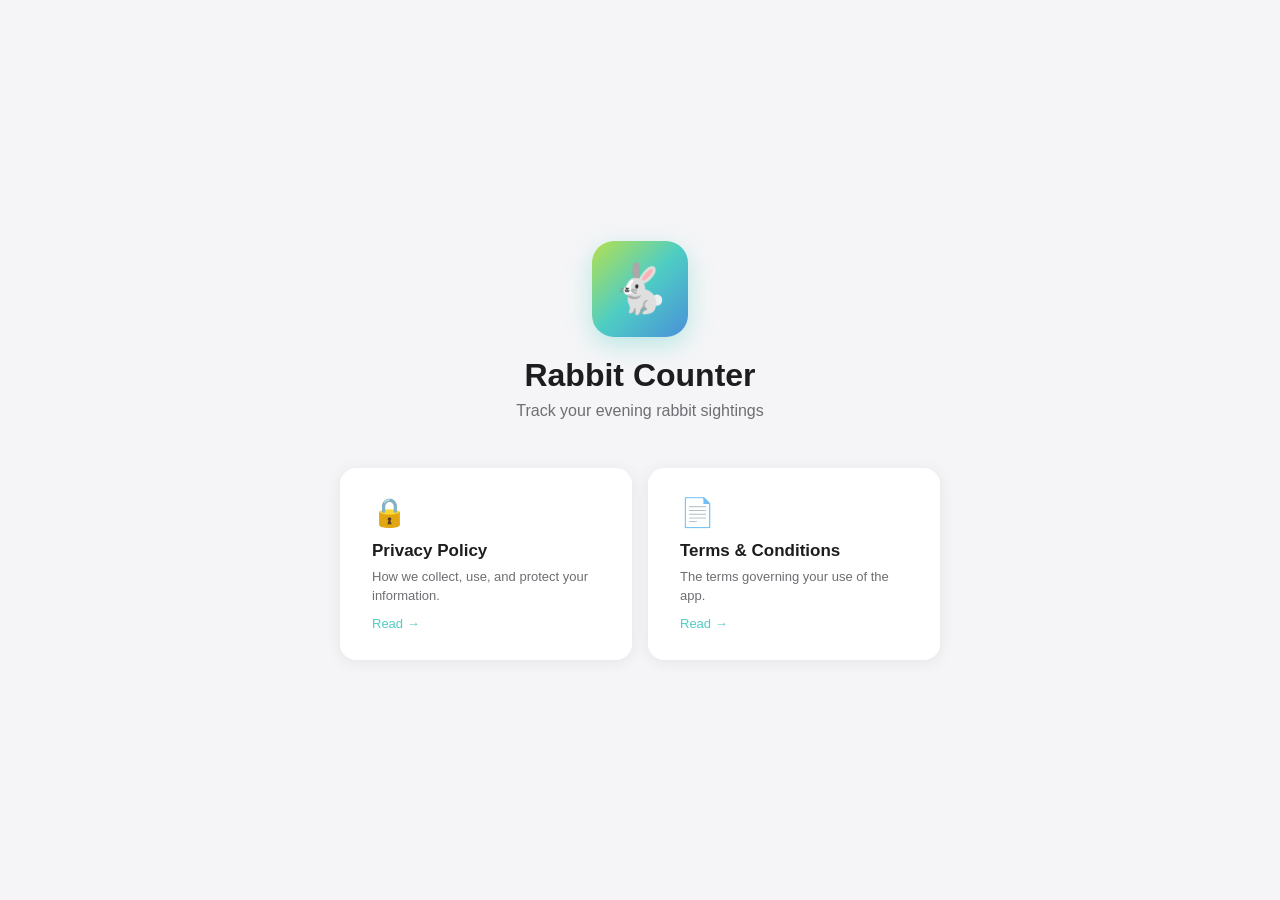
<file: docs/index.html>
<!DOCTYPE html>
<html lang="en">
<head>
  <meta charset="UTF-8">
  <meta name="viewport" content="width=device-width, initial-scale=1.0">
  <title>Rabbit Counter</title>
  <style>
    *, *::before, *::after { box-sizing: border-box; margin: 0; padding: 0; }

    body {
      font-family: -apple-system, BlinkMacSystemFont, "Segoe UI", Roboto, sans-serif;
      background: #f5f5f7;
      color: #1d1d1f;
      min-height: 100vh;
      display: flex;
      flex-direction: column;
      align-items: center;
      justify-content: center;
      padding: 40px 16px;
    }

    .hero {
      text-align: center;
      margin-bottom: 48px;
    }

    .logo {
      width: 96px;
      height: 96px;
      border-radius: 22px;
      background: linear-gradient(135deg, #B5E050 0%, #4ECDC4 50%, #4A90D9 100%);
      display: inline-flex;
      align-items: center;
      justify-content: center;
      font-size: 48px;
      margin-bottom: 20px;
      box-shadow: 0 8px 24px rgba(78,205,196,0.35);
    }

    h1 {
      font-size: 32px;
      font-weight: 700;
      color: #1d1d1f;
      margin-bottom: 8px;
    }

    .subtitle {
      font-size: 16px;
      color: #6e6e73;
    }

    .cards {
      display: flex;
      gap: 16px;
      flex-wrap: wrap;
      justify-content: center;
      max-width: 600px;
      width: 100%;
    }

    .card {
      background: #fff;
      border-radius: 16px;
      padding: 28px 32px;
      flex: 1;
      min-width: 220px;
      box-shadow: 0 2px 16px rgba(0,0,0,0.07);
      text-decoration: none;
      color: inherit;
      transition: transform 0.15s, box-shadow 0.15s;
    }
    .card:hover {
      transform: translateY(-2px);
      box-shadow: 0 6px 24px rgba(0,0,0,0.11);
    }

    .card-icon {
      font-size: 28px;
      margin-bottom: 12px;
    }

    .card h2 {
      font-size: 17px;
      font-weight: 600;
      color: #1d1d1f;
      margin-bottom: 6px;
    }

    .card p {
      font-size: 13px;
      color: #6e6e73;
      line-height: 1.5;
    }

    .arrow {
      display: inline-block;
      color: #4ECDC4;
      font-size: 13px;
      margin-top: 10px;
      font-weight: 500;
    }
  </style>
</head>
<body>
  <div class="hero">
    <div class="logo">🐇</div>
    <h1>Rabbit Counter</h1>
    <p class="subtitle">Track your evening rabbit sightings</p>
  </div>

  <div class="cards">
    <a class="card" href="privacy-policy.html">
      <div class="card-icon">🔒</div>
      <h2>Privacy Policy</h2>
      <p>How we collect, use, and protect your information.</p>
      <div class="arrow">Read →</div>
    </a>
    <a class="card" href="terms.html">
      <div class="card-icon">📄</div>
      <h2>Terms &amp; Conditions</h2>
      <p>The terms governing your use of the app.</p>
      <div class="arrow">Read →</div>
    </a>
  </div>
</body>
</html>
</file>
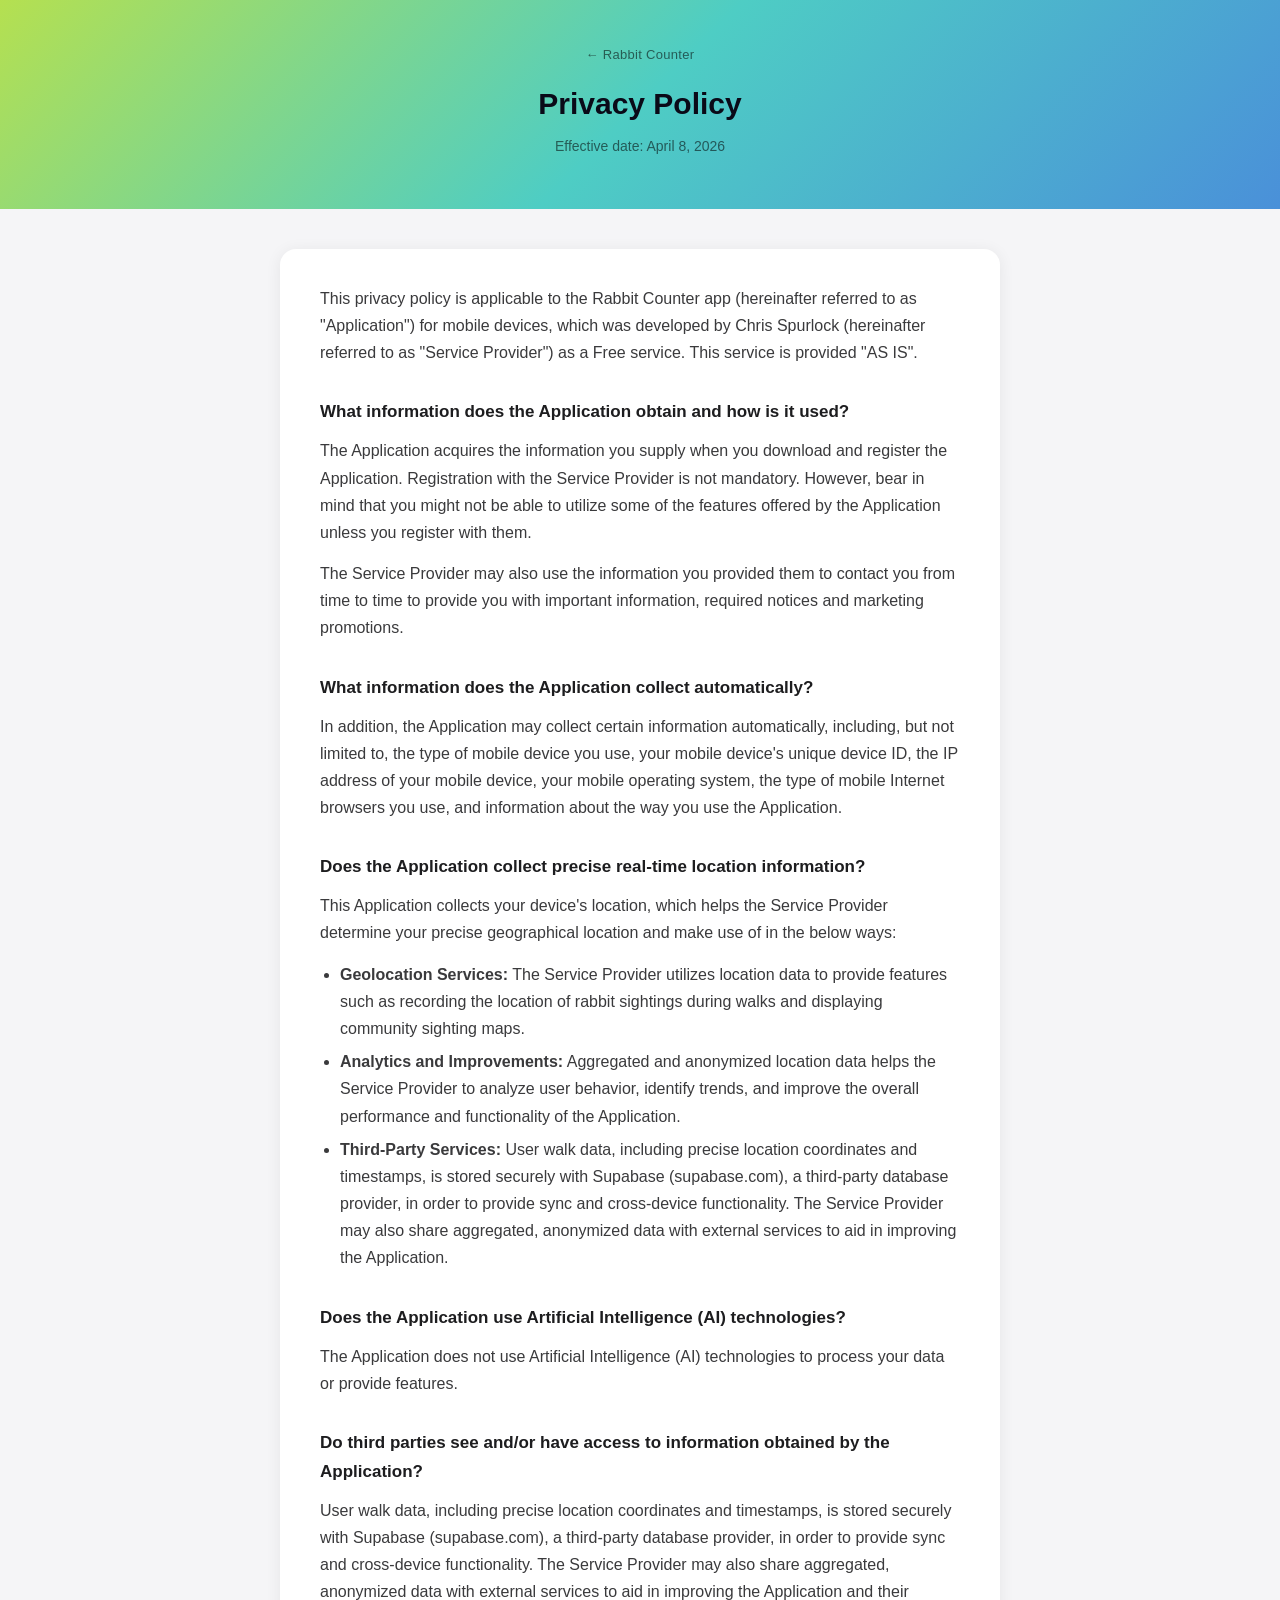
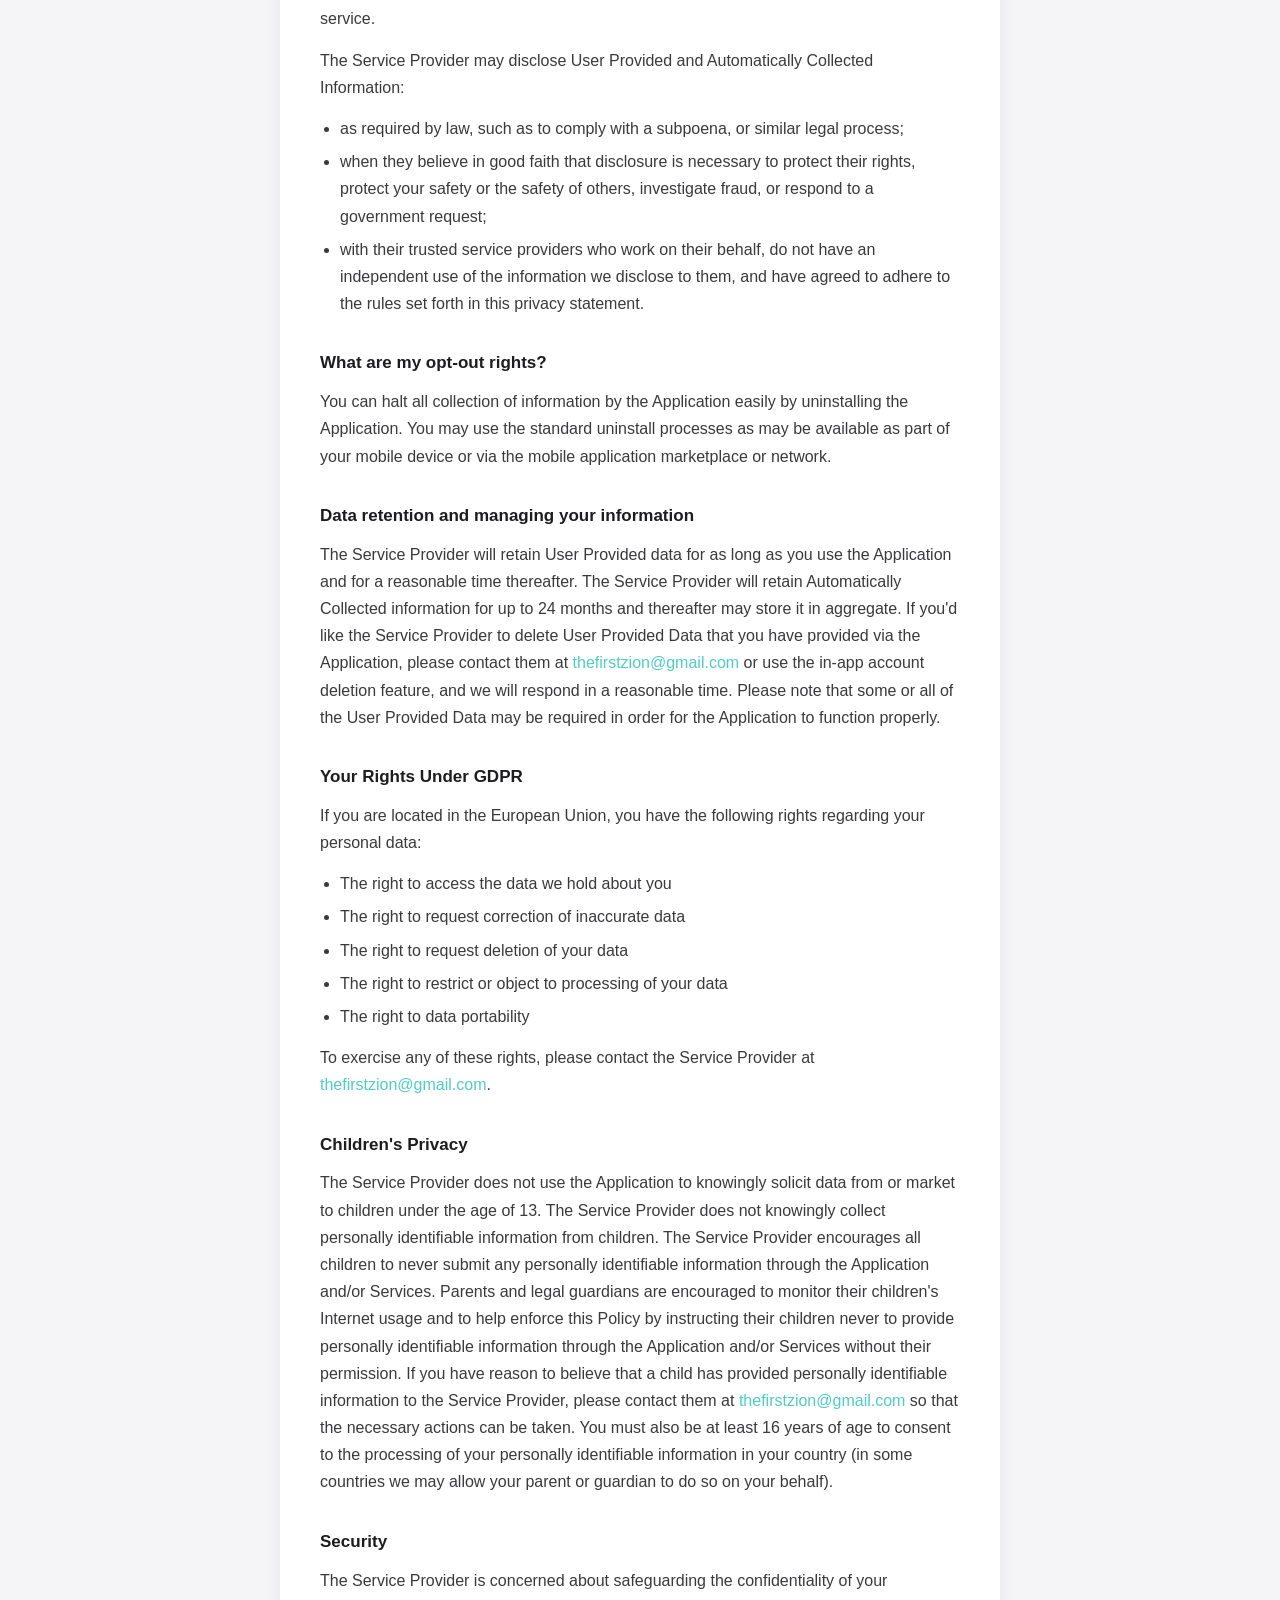
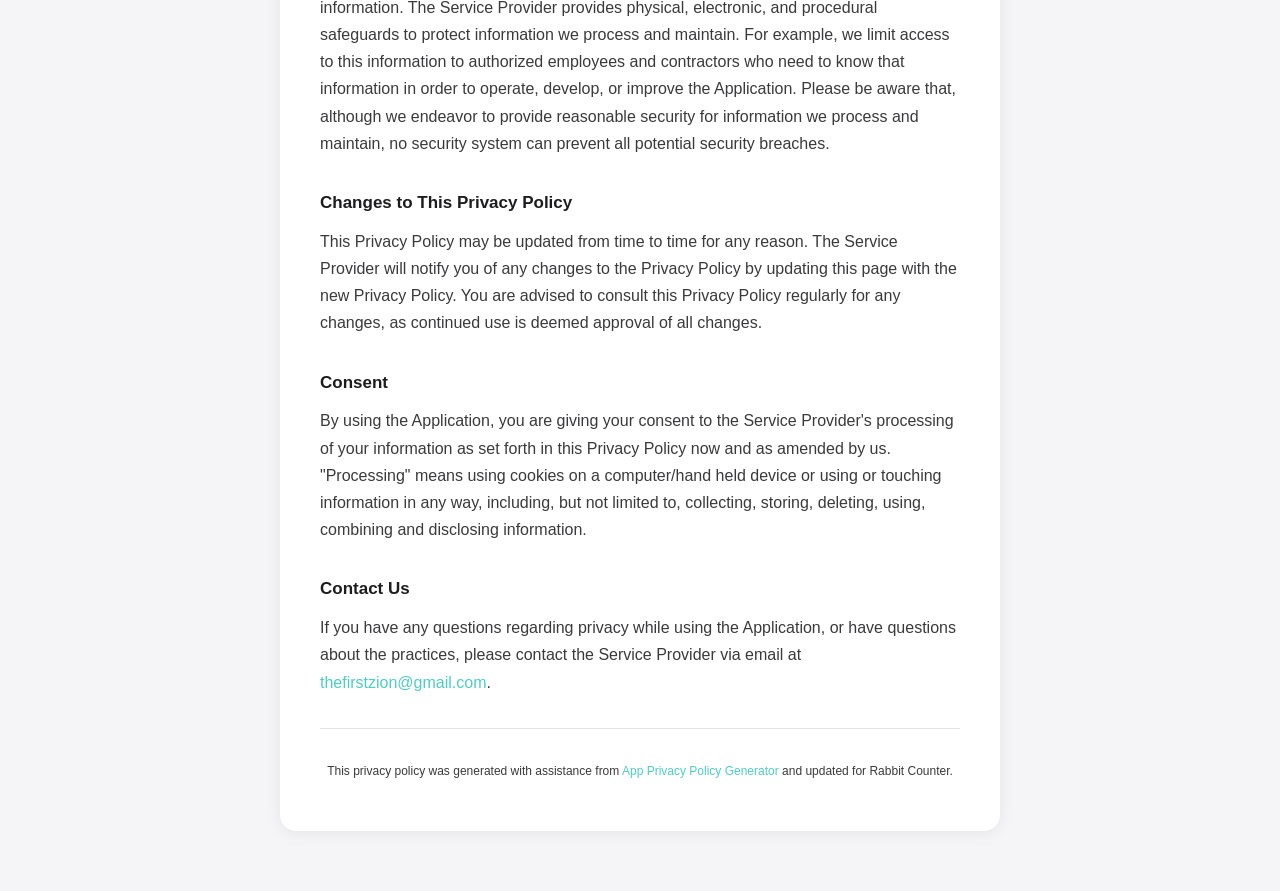
<file: docs/privacy-policy.html>
<!DOCTYPE html>
<html lang="en">
<head>
  <meta charset="UTF-8">
  <meta name="viewport" content="width=device-width, initial-scale=1.0">
  <title>Privacy Policy – Rabbit Counter</title>
  <style>
    *, *::before, *::after { box-sizing: border-box; margin: 0; padding: 0; }

    body {
      font-family: -apple-system, BlinkMacSystemFont, "Segoe UI", Roboto, sans-serif;
      background: #f5f5f7;
      color: #1d1d1f;
      line-height: 1.7;
      padding: 0 16px 60px;
    }

    header {
      background: linear-gradient(135deg, #B5E050 0%, #4ECDC4 50%, #4A90D9 100%);
      padding: 40px 24px 36px;
      text-align: center;
      margin: 0 -16px 40px;
    }
    header a {
      display: inline-block;
      font-size: 13px;
      color: rgba(0,0,0,0.55);
      text-decoration: none;
      margin-bottom: 12px;
      letter-spacing: 0.3px;
    }
    header a:hover { color: rgba(0,0,0,0.8); }
    header h1 {
      font-size: clamp(22px, 5vw, 30px);
      font-weight: 700;
      color: #0a0a18;
    }
    header p {
      margin-top: 6px;
      font-size: 14px;
      color: rgba(0,0,0,0.55);
    }

    .container {
      max-width: 720px;
      margin: 0 auto;
      background: #fff;
      border-radius: 16px;
      padding: 36px 40px;
      box-shadow: 0 2px 16px rgba(0,0,0,0.07);
    }

    @media (max-width: 600px) {
      .container { padding: 24px 20px; }
    }

    h2 {
      font-size: 17px;
      font-weight: 600;
      color: #1d1d1f;
      margin: 32px 0 10px;
    }
    h2:first-child { margin-top: 0; }

    p { margin-bottom: 14px; color: #3a3a3c; }

    ul {
      margin: 8px 0 14px 20px;
      color: #3a3a3c;
    }
    ul li { margin-bottom: 6px; }

    a { color: #4ECDC4; text-decoration: none; }
    a:hover { text-decoration: underline; }

    hr {
      border: none;
      border-top: 1px solid #e5e5ea;
      margin: 32px 0;
    }

    footer {
      text-align: center;
      font-size: 12px;
      color: #8e8e93;
      margin-top: 32px;
    }
  </style>
</head>
<body>
  <header>
    <a href="index.html">← Rabbit Counter</a>
    <h1>Privacy Policy</h1>
    <p>Effective date: April 8, 2026</p>
  </header>

  <div class="container">

    <p>This privacy policy is applicable to the Rabbit Counter app (hereinafter referred to as "Application") for mobile devices, which was developed by Chris Spurlock (hereinafter referred to as "Service Provider") as a Free service. This service is provided "AS IS".</p>

    <h2>What information does the Application obtain and how is it used?</h2>
    <p>The Application acquires the information you supply when you download and register the Application. Registration with the Service Provider is not mandatory. However, bear in mind that you might not be able to utilize some of the features offered by the Application unless you register with them.</p>
    <p>The Service Provider may also use the information you provided them to contact you from time to time to provide you with important information, required notices and marketing promotions.</p>

    <h2>What information does the Application collect automatically?</h2>
    <p>In addition, the Application may collect certain information automatically, including, but not limited to, the type of mobile device you use, your mobile device's unique device ID, the IP address of your mobile device, your mobile operating system, the type of mobile Internet browsers you use, and information about the way you use the Application.</p>

    <h2>Does the Application collect precise real-time location information?</h2>
    <p>This Application collects your device's location, which helps the Service Provider determine your precise geographical location and make use of in the below ways:</p>
    <ul>
      <li><strong>Geolocation Services:</strong> The Service Provider utilizes location data to provide features such as recording the location of rabbit sightings during walks and displaying community sighting maps.</li>
      <li><strong>Analytics and Improvements:</strong> Aggregated and anonymized location data helps the Service Provider to analyze user behavior, identify trends, and improve the overall performance and functionality of the Application.</li>
      <li><strong>Third-Party Services:</strong> User walk data, including precise location coordinates and timestamps, is stored securely with Supabase (supabase.com), a third-party database provider, in order to provide sync and cross-device functionality. The Service Provider may also share aggregated, anonymized data with external services to aid in improving the Application.</li>
    </ul>

    <h2>Does the Application use Artificial Intelligence (AI) technologies?</h2>
    <p>The Application does not use Artificial Intelligence (AI) technologies to process your data or provide features.</p>

    <h2>Do third parties see and/or have access to information obtained by the Application?</h2>
    <p>User walk data, including precise location coordinates and timestamps, is stored securely with Supabase (supabase.com), a third-party database provider, in order to provide sync and cross-device functionality. The Service Provider may also share aggregated, anonymized data with external services to aid in improving the Application and their service.</p>
    <p>The Service Provider may disclose User Provided and Automatically Collected Information:</p>
    <ul>
      <li>as required by law, such as to comply with a subpoena, or similar legal process;</li>
      <li>when they believe in good faith that disclosure is necessary to protect their rights, protect your safety or the safety of others, investigate fraud, or respond to a government request;</li>
      <li>with their trusted service providers who work on their behalf, do not have an independent use of the information we disclose to them, and have agreed to adhere to the rules set forth in this privacy statement.</li>
    </ul>

    <h2>What are my opt-out rights?</h2>
    <p>You can halt all collection of information by the Application easily by uninstalling the Application. You may use the standard uninstall processes as may be available as part of your mobile device or via the mobile application marketplace or network.</p>

    <h2>Data retention and managing your information</h2>
    <p>The Service Provider will retain User Provided data for as long as you use the Application and for a reasonable time thereafter. The Service Provider will retain Automatically Collected information for up to 24 months and thereafter may store it in aggregate. If you'd like the Service Provider to delete User Provided Data that you have provided via the Application, please contact them at <a href="mailto:thefirstzion@gmail.com">thefirstzion@gmail.com</a> or use the in-app account deletion feature, and we will respond in a reasonable time. Please note that some or all of the User Provided Data may be required in order for the Application to function properly.</p>

    <h2>Your Rights Under GDPR</h2>
    <p>If you are located in the European Union, you have the following rights regarding your personal data:</p>
    <ul>
      <li>The right to access the data we hold about you</li>
      <li>The right to request correction of inaccurate data</li>
      <li>The right to request deletion of your data</li>
      <li>The right to restrict or object to processing of your data</li>
      <li>The right to data portability</li>
    </ul>
    <p>To exercise any of these rights, please contact the Service Provider at <a href="mailto:thefirstzion@gmail.com">thefirstzion@gmail.com</a>.</p>

    <h2>Children's Privacy</h2>
    <p>The Service Provider does not use the Application to knowingly solicit data from or market to children under the age of 13. The Service Provider does not knowingly collect personally identifiable information from children. The Service Provider encourages all children to never submit any personally identifiable information through the Application and/or Services. Parents and legal guardians are encouraged to monitor their children's Internet usage and to help enforce this Policy by instructing their children never to provide personally identifiable information through the Application and/or Services without their permission. If you have reason to believe that a child has provided personally identifiable information to the Service Provider, please contact them at <a href="mailto:thefirstzion@gmail.com">thefirstzion@gmail.com</a> so that the necessary actions can be taken. You must also be at least 16 years of age to consent to the processing of your personally identifiable information in your country (in some countries we may allow your parent or guardian to do so on your behalf).</p>

    <h2>Security</h2>
    <p>The Service Provider is concerned about safeguarding the confidentiality of your information. The Service Provider provides physical, electronic, and procedural safeguards to protect information we process and maintain. For example, we limit access to this information to authorized employees and contractors who need to know that information in order to operate, develop, or improve the Application. Please be aware that, although we endeavor to provide reasonable security for information we process and maintain, no security system can prevent all potential security breaches.</p>

    <h2>Changes to This Privacy Policy</h2>
    <p>This Privacy Policy may be updated from time to time for any reason. The Service Provider will notify you of any changes to the Privacy Policy by updating this page with the new Privacy Policy. You are advised to consult this Privacy Policy regularly for any changes, as continued use is deemed approval of all changes.</p>

    <h2>Consent</h2>
    <p>By using the Application, you are giving your consent to the Service Provider's processing of your information as set forth in this Privacy Policy now and as amended by us. "Processing" means using cookies on a computer/hand held device or using or touching information in any way, including, but not limited to, collecting, storing, deleting, using, combining and disclosing information.</p>

    <h2>Contact Us</h2>
    <p>If you have any questions regarding privacy while using the Application, or have questions about the practices, please contact the Service Provider via email at <a href="mailto:thefirstzion@gmail.com">thefirstzion@gmail.com</a>.</p>

    <hr>
    <footer>
      <p>This privacy policy was generated with assistance from <a href="https://app-privacy-policy-generator.nisrulz.com/">App Privacy Policy Generator</a> and updated for Rabbit Counter.</p>
    </footer>

  </div>
</body>
</html>
</file>
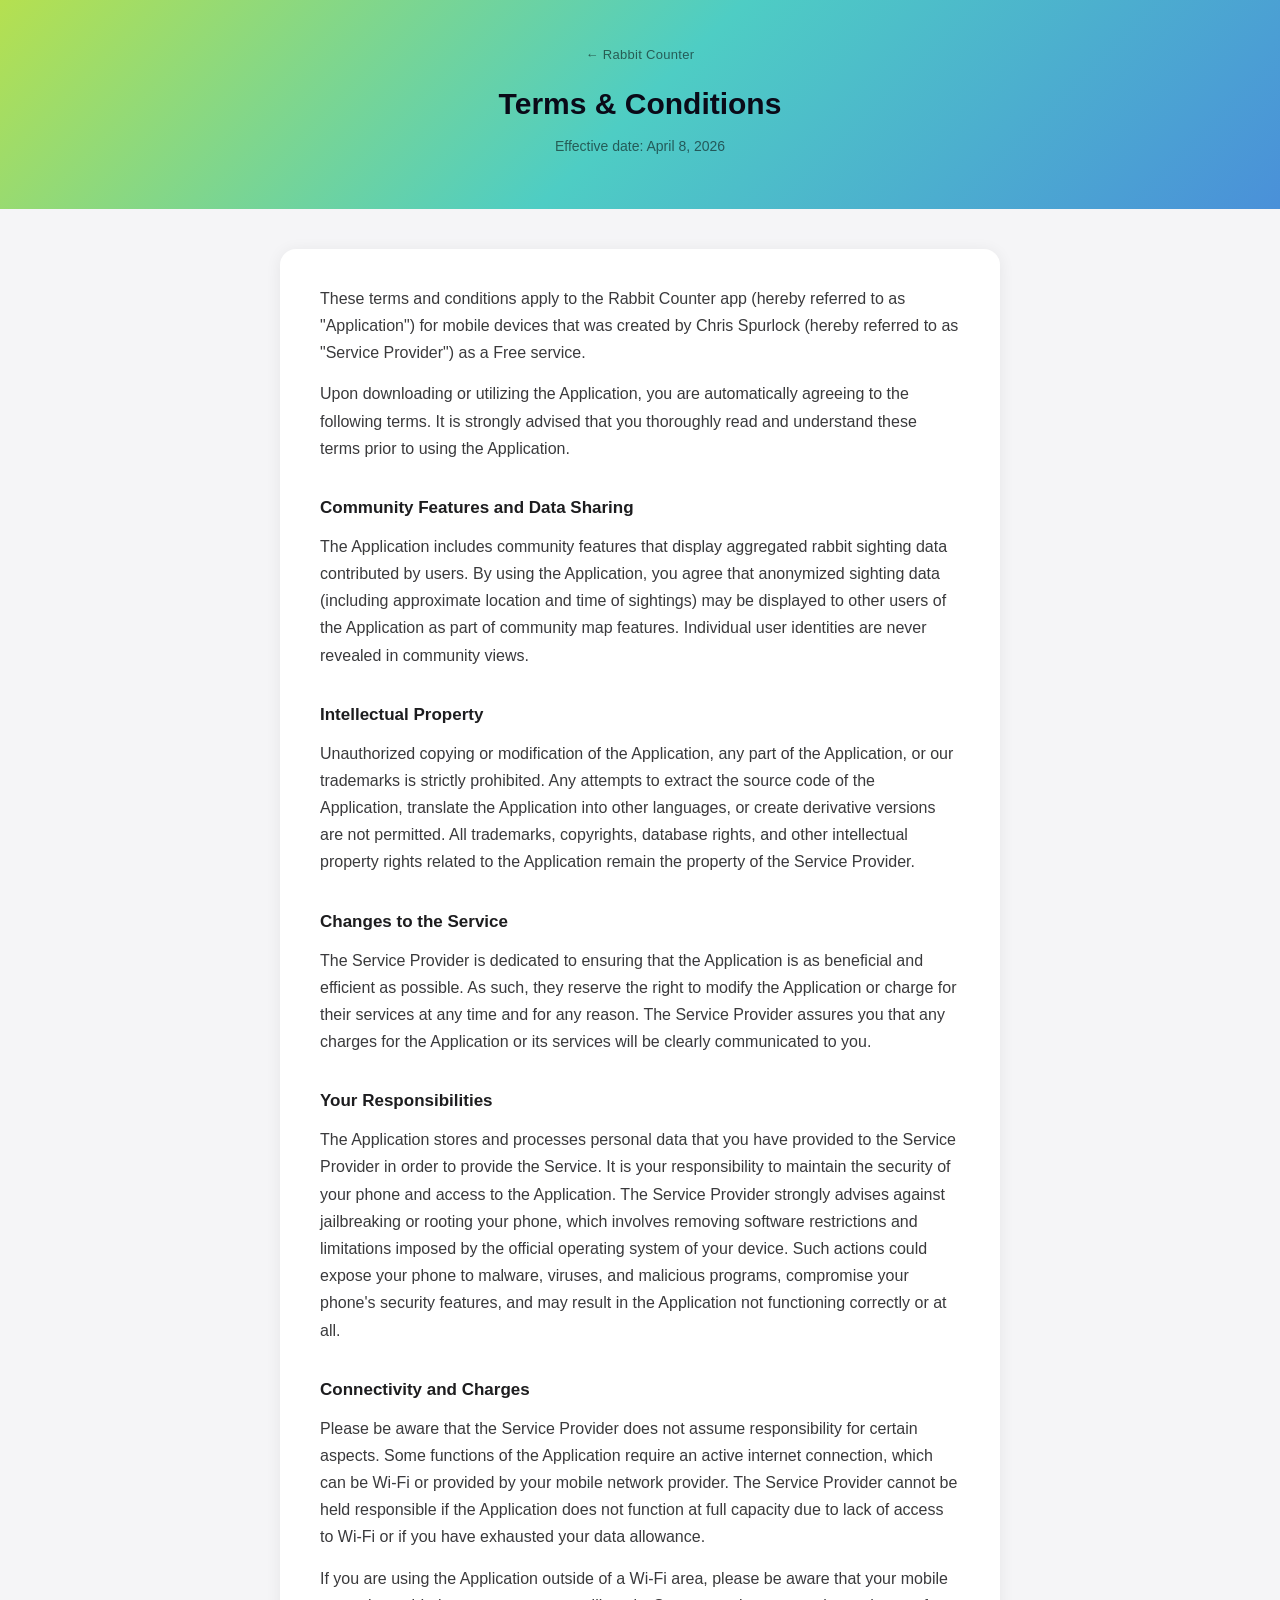
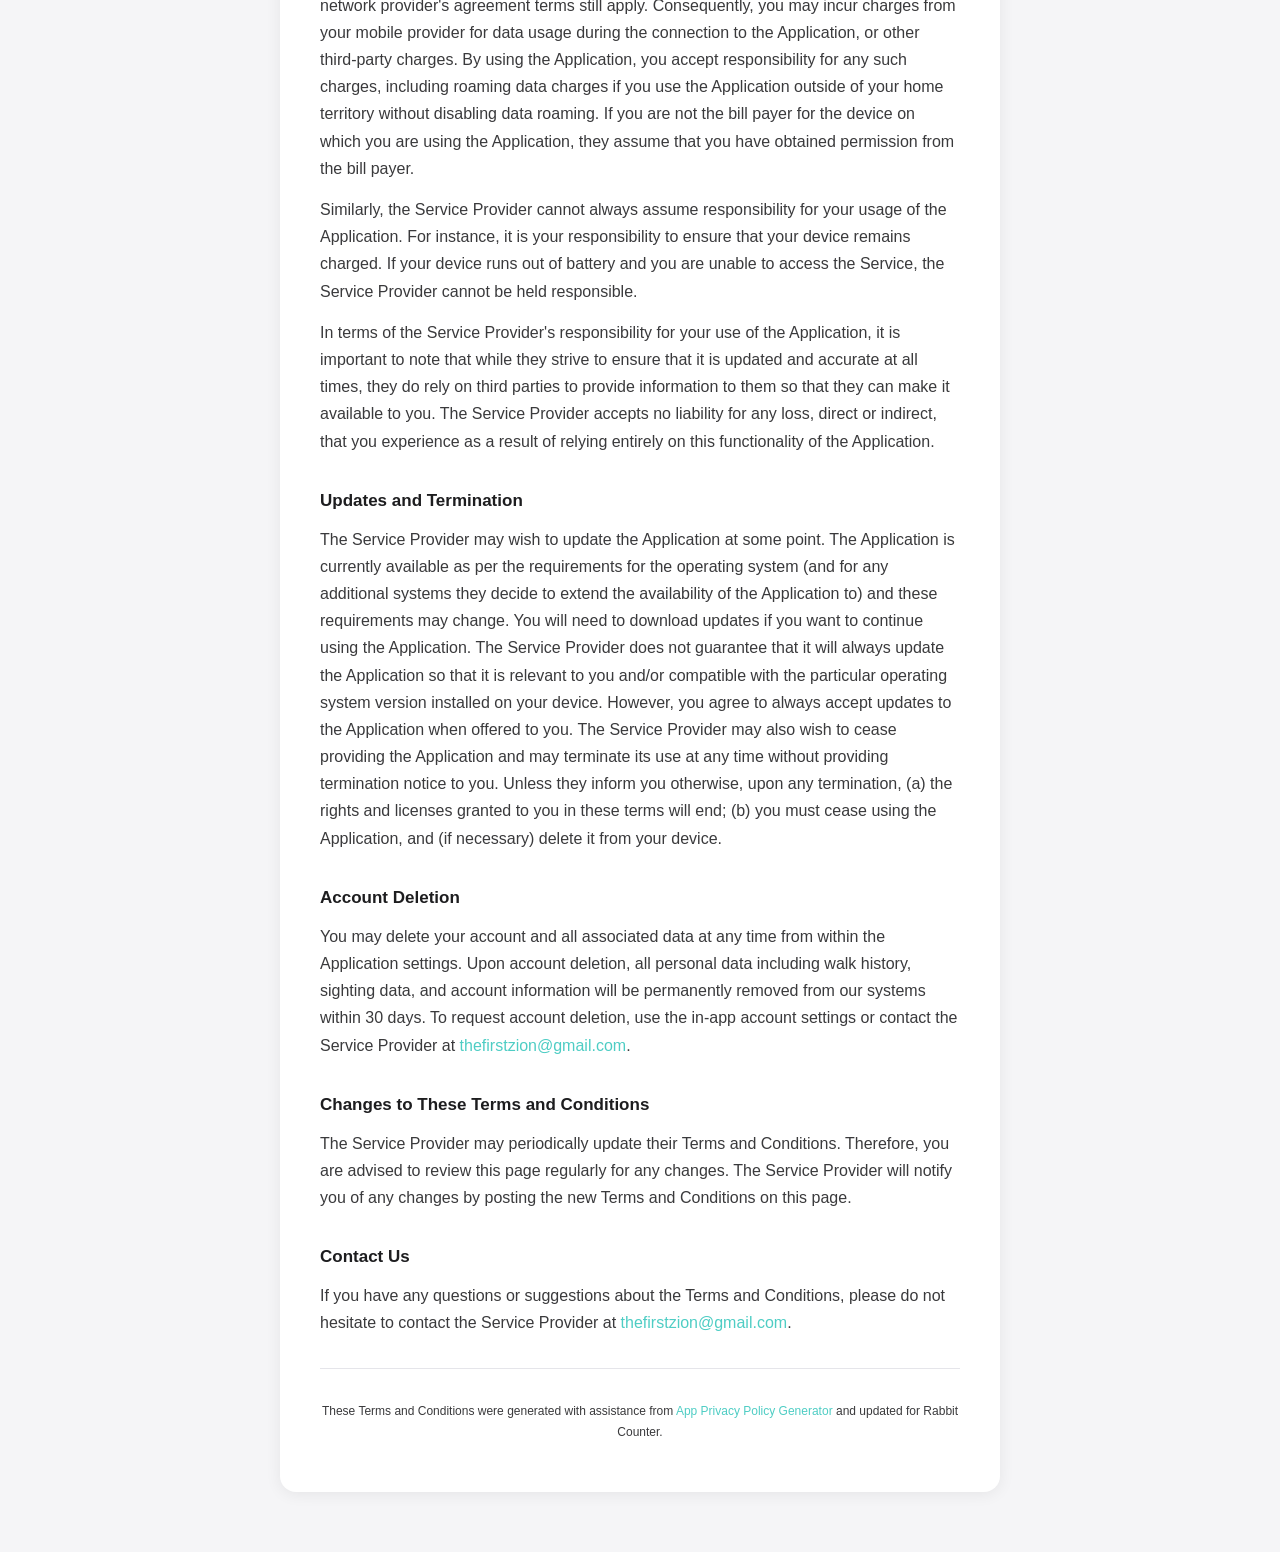
<file: docs/terms.html>
<!DOCTYPE html>
<html lang="en">
<head>
  <meta charset="UTF-8">
  <meta name="viewport" content="width=device-width, initial-scale=1.0">
  <title>Terms &amp; Conditions – Rabbit Counter</title>
  <style>
    *, *::before, *::after { box-sizing: border-box; margin: 0; padding: 0; }

    body {
      font-family: -apple-system, BlinkMacSystemFont, "Segoe UI", Roboto, sans-serif;
      background: #f5f5f7;
      color: #1d1d1f;
      line-height: 1.7;
      padding: 0 16px 60px;
    }

    header {
      background: linear-gradient(135deg, #B5E050 0%, #4ECDC4 50%, #4A90D9 100%);
      padding: 40px 24px 36px;
      text-align: center;
      margin: 0 -16px 40px;
    }
    header a {
      display: inline-block;
      font-size: 13px;
      color: rgba(0,0,0,0.55);
      text-decoration: none;
      margin-bottom: 12px;
      letter-spacing: 0.3px;
    }
    header a:hover { color: rgba(0,0,0,0.8); }
    header h1 {
      font-size: clamp(22px, 5vw, 30px);
      font-weight: 700;
      color: #0a0a18;
    }
    header p {
      margin-top: 6px;
      font-size: 14px;
      color: rgba(0,0,0,0.55);
    }

    .container {
      max-width: 720px;
      margin: 0 auto;
      background: #fff;
      border-radius: 16px;
      padding: 36px 40px;
      box-shadow: 0 2px 16px rgba(0,0,0,0.07);
    }

    @media (max-width: 600px) {
      .container { padding: 24px 20px; }
    }

    h2 {
      font-size: 17px;
      font-weight: 600;
      color: #1d1d1f;
      margin: 32px 0 10px;
    }
    h2:first-child { margin-top: 0; }

    p { margin-bottom: 14px; color: #3a3a3c; }

    ul {
      margin: 8px 0 14px 20px;
      color: #3a3a3c;
    }
    ul li { margin-bottom: 6px; }

    a { color: #4ECDC4; text-decoration: none; }
    a:hover { text-decoration: underline; }

    hr {
      border: none;
      border-top: 1px solid #e5e5ea;
      margin: 32px 0;
    }

    footer {
      text-align: center;
      font-size: 12px;
      color: #8e8e93;
      margin-top: 32px;
    }
  </style>
</head>
<body>
  <header>
    <a href="index.html">← Rabbit Counter</a>
    <h1>Terms &amp; Conditions</h1>
    <p>Effective date: April 8, 2026</p>
  </header>

  <div class="container">

    <p>These terms and conditions apply to the Rabbit Counter app (hereby referred to as "Application") for mobile devices that was created by Chris Spurlock (hereby referred to as "Service Provider") as a Free service.</p>
    <p>Upon downloading or utilizing the Application, you are automatically agreeing to the following terms. It is strongly advised that you thoroughly read and understand these terms prior to using the Application.</p>

    <h2>Community Features and Data Sharing</h2>
    <p>The Application includes community features that display aggregated rabbit sighting data contributed by users. By using the Application, you agree that anonymized sighting data (including approximate location and time of sightings) may be displayed to other users of the Application as part of community map features. Individual user identities are never revealed in community views.</p>

    <h2>Intellectual Property</h2>
    <p>Unauthorized copying or modification of the Application, any part of the Application, or our trademarks is strictly prohibited. Any attempts to extract the source code of the Application, translate the Application into other languages, or create derivative versions are not permitted. All trademarks, copyrights, database rights, and other intellectual property rights related to the Application remain the property of the Service Provider.</p>

    <h2>Changes to the Service</h2>
    <p>The Service Provider is dedicated to ensuring that the Application is as beneficial and efficient as possible. As such, they reserve the right to modify the Application or charge for their services at any time and for any reason. The Service Provider assures you that any charges for the Application or its services will be clearly communicated to you.</p>

    <h2>Your Responsibilities</h2>
    <p>The Application stores and processes personal data that you have provided to the Service Provider in order to provide the Service. It is your responsibility to maintain the security of your phone and access to the Application. The Service Provider strongly advises against jailbreaking or rooting your phone, which involves removing software restrictions and limitations imposed by the official operating system of your device. Such actions could expose your phone to malware, viruses, and malicious programs, compromise your phone's security features, and may result in the Application not functioning correctly or at all.</p>

    <h2>Connectivity and Charges</h2>
    <p>Please be aware that the Service Provider does not assume responsibility for certain aspects. Some functions of the Application require an active internet connection, which can be Wi-Fi or provided by your mobile network provider. The Service Provider cannot be held responsible if the Application does not function at full capacity due to lack of access to Wi-Fi or if you have exhausted your data allowance.</p>
    <p>If you are using the Application outside of a Wi-Fi area, please be aware that your mobile network provider's agreement terms still apply. Consequently, you may incur charges from your mobile provider for data usage during the connection to the Application, or other third-party charges. By using the Application, you accept responsibility for any such charges, including roaming data charges if you use the Application outside of your home territory without disabling data roaming. If you are not the bill payer for the device on which you are using the Application, they assume that you have obtained permission from the bill payer.</p>
    <p>Similarly, the Service Provider cannot always assume responsibility for your usage of the Application. For instance, it is your responsibility to ensure that your device remains charged. If your device runs out of battery and you are unable to access the Service, the Service Provider cannot be held responsible.</p>
    <p>In terms of the Service Provider's responsibility for your use of the Application, it is important to note that while they strive to ensure that it is updated and accurate at all times, they do rely on third parties to provide information to them so that they can make it available to you. The Service Provider accepts no liability for any loss, direct or indirect, that you experience as a result of relying entirely on this functionality of the Application.</p>

    <h2>Updates and Termination</h2>
    <p>The Service Provider may wish to update the Application at some point. The Application is currently available as per the requirements for the operating system (and for any additional systems they decide to extend the availability of the Application to) and these requirements may change. You will need to download updates if you want to continue using the Application. The Service Provider does not guarantee that it will always update the Application so that it is relevant to you and/or compatible with the particular operating system version installed on your device. However, you agree to always accept updates to the Application when offered to you. The Service Provider may also wish to cease providing the Application and may terminate its use at any time without providing termination notice to you. Unless they inform you otherwise, upon any termination, (a) the rights and licenses granted to you in these terms will end; (b) you must cease using the Application, and (if necessary) delete it from your device.</p>

    <h2>Account Deletion</h2>
    <p>You may delete your account and all associated data at any time from within the Application settings. Upon account deletion, all personal data including walk history, sighting data, and account information will be permanently removed from our systems within 30 days. To request account deletion, use the in-app account settings or contact the Service Provider at <a href="mailto:thefirstzion@gmail.com">thefirstzion@gmail.com</a>.</p>

    <h2>Changes to These Terms and Conditions</h2>
    <p>The Service Provider may periodically update their Terms and Conditions. Therefore, you are advised to review this page regularly for any changes. The Service Provider will notify you of any changes by posting the new Terms and Conditions on this page.</p>

    <h2>Contact Us</h2>
    <p>If you have any questions or suggestions about the Terms and Conditions, please do not hesitate to contact the Service Provider at <a href="mailto:thefirstzion@gmail.com">thefirstzion@gmail.com</a>.</p>

    <hr>
    <footer>
      <p>These Terms and Conditions were generated with assistance from <a href="https://app-privacy-policy-generator.nisrulz.com/">App Privacy Policy Generator</a> and updated for Rabbit Counter.</p>
    </footer>

  </div>
</body>
</html>
</file>
